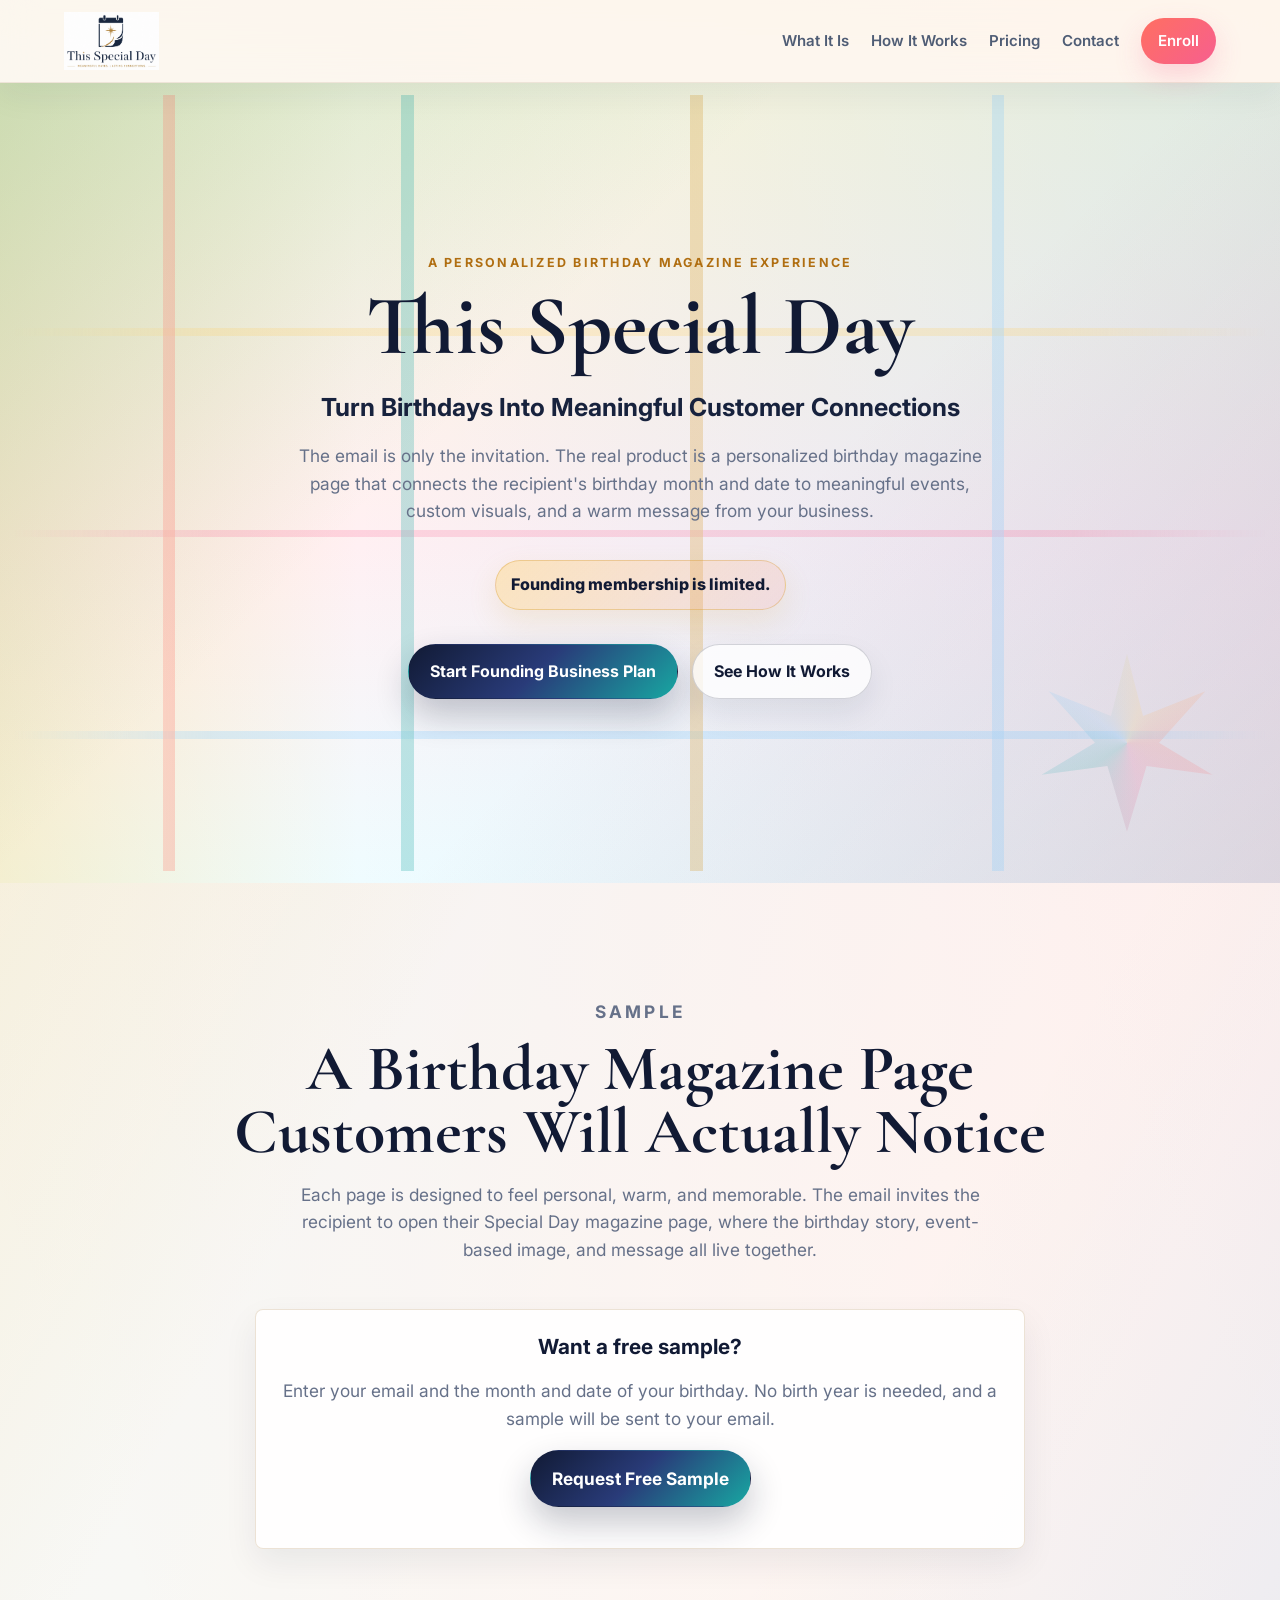
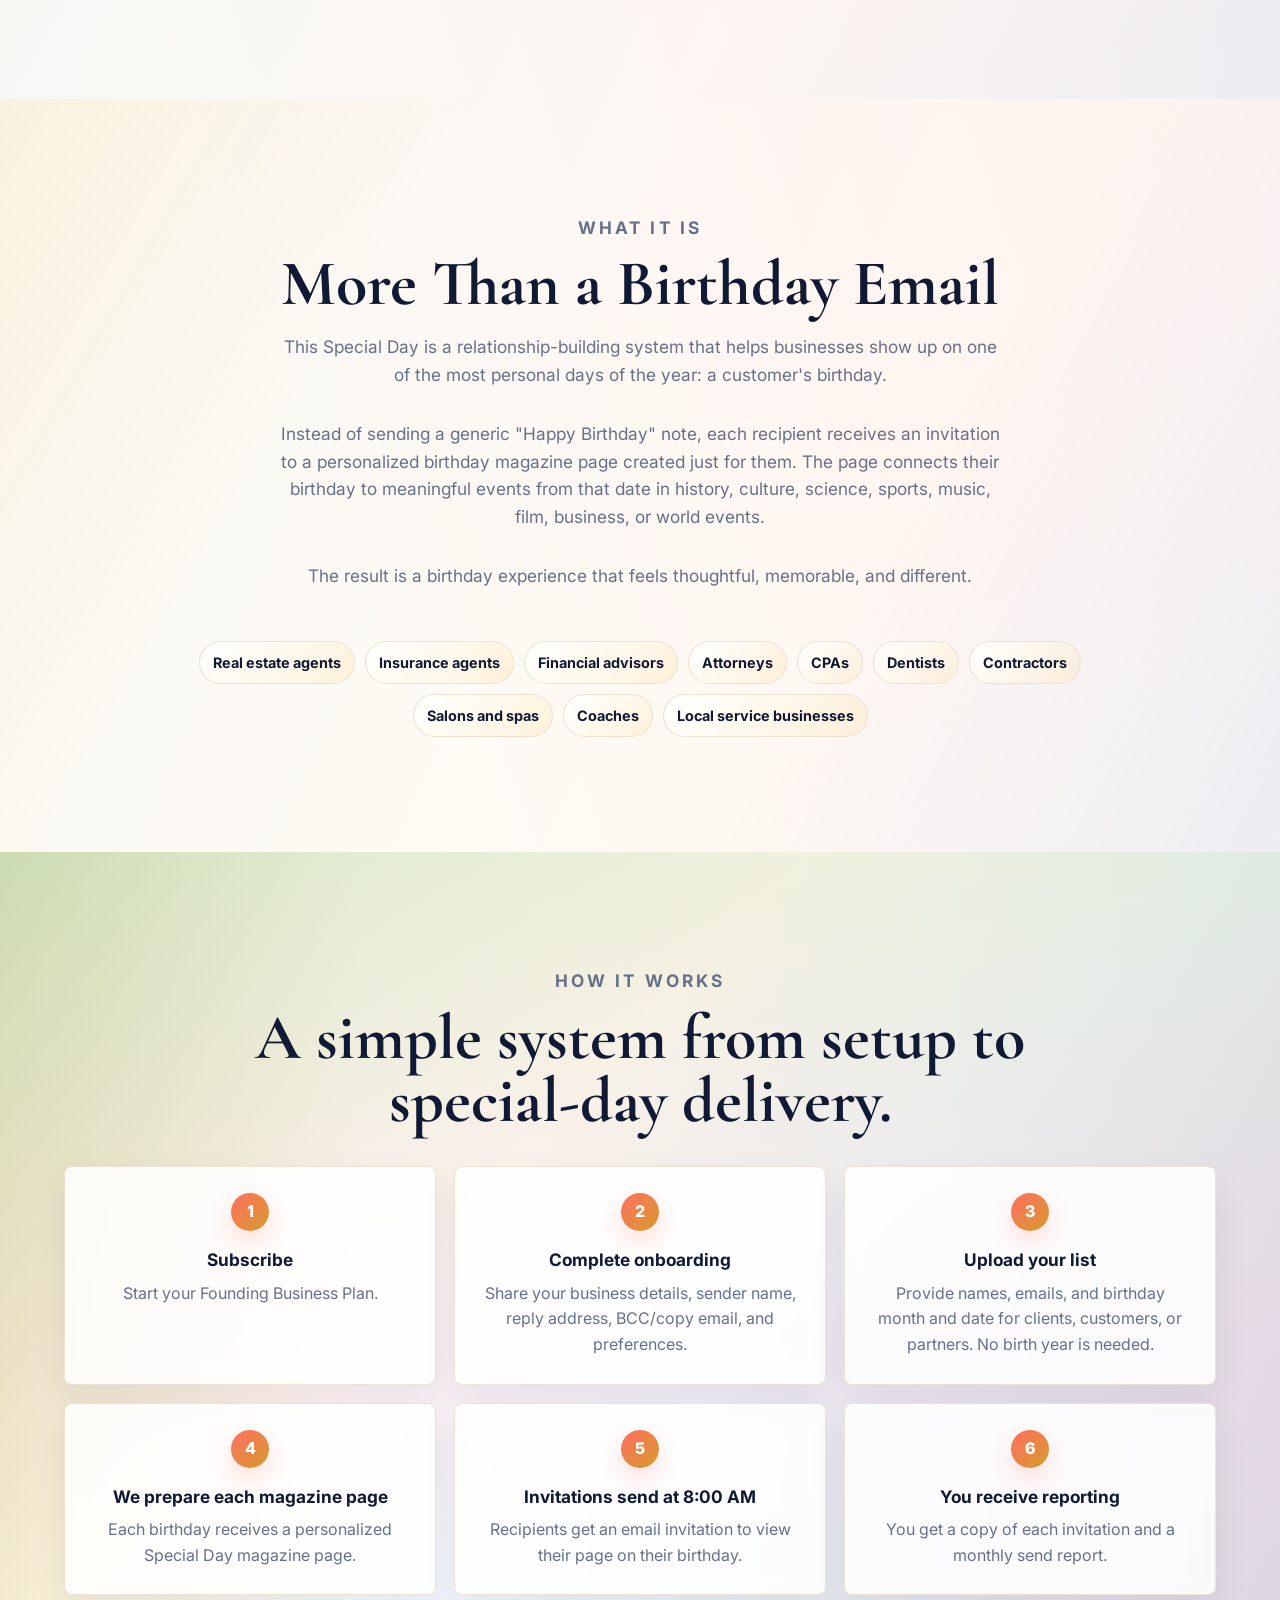
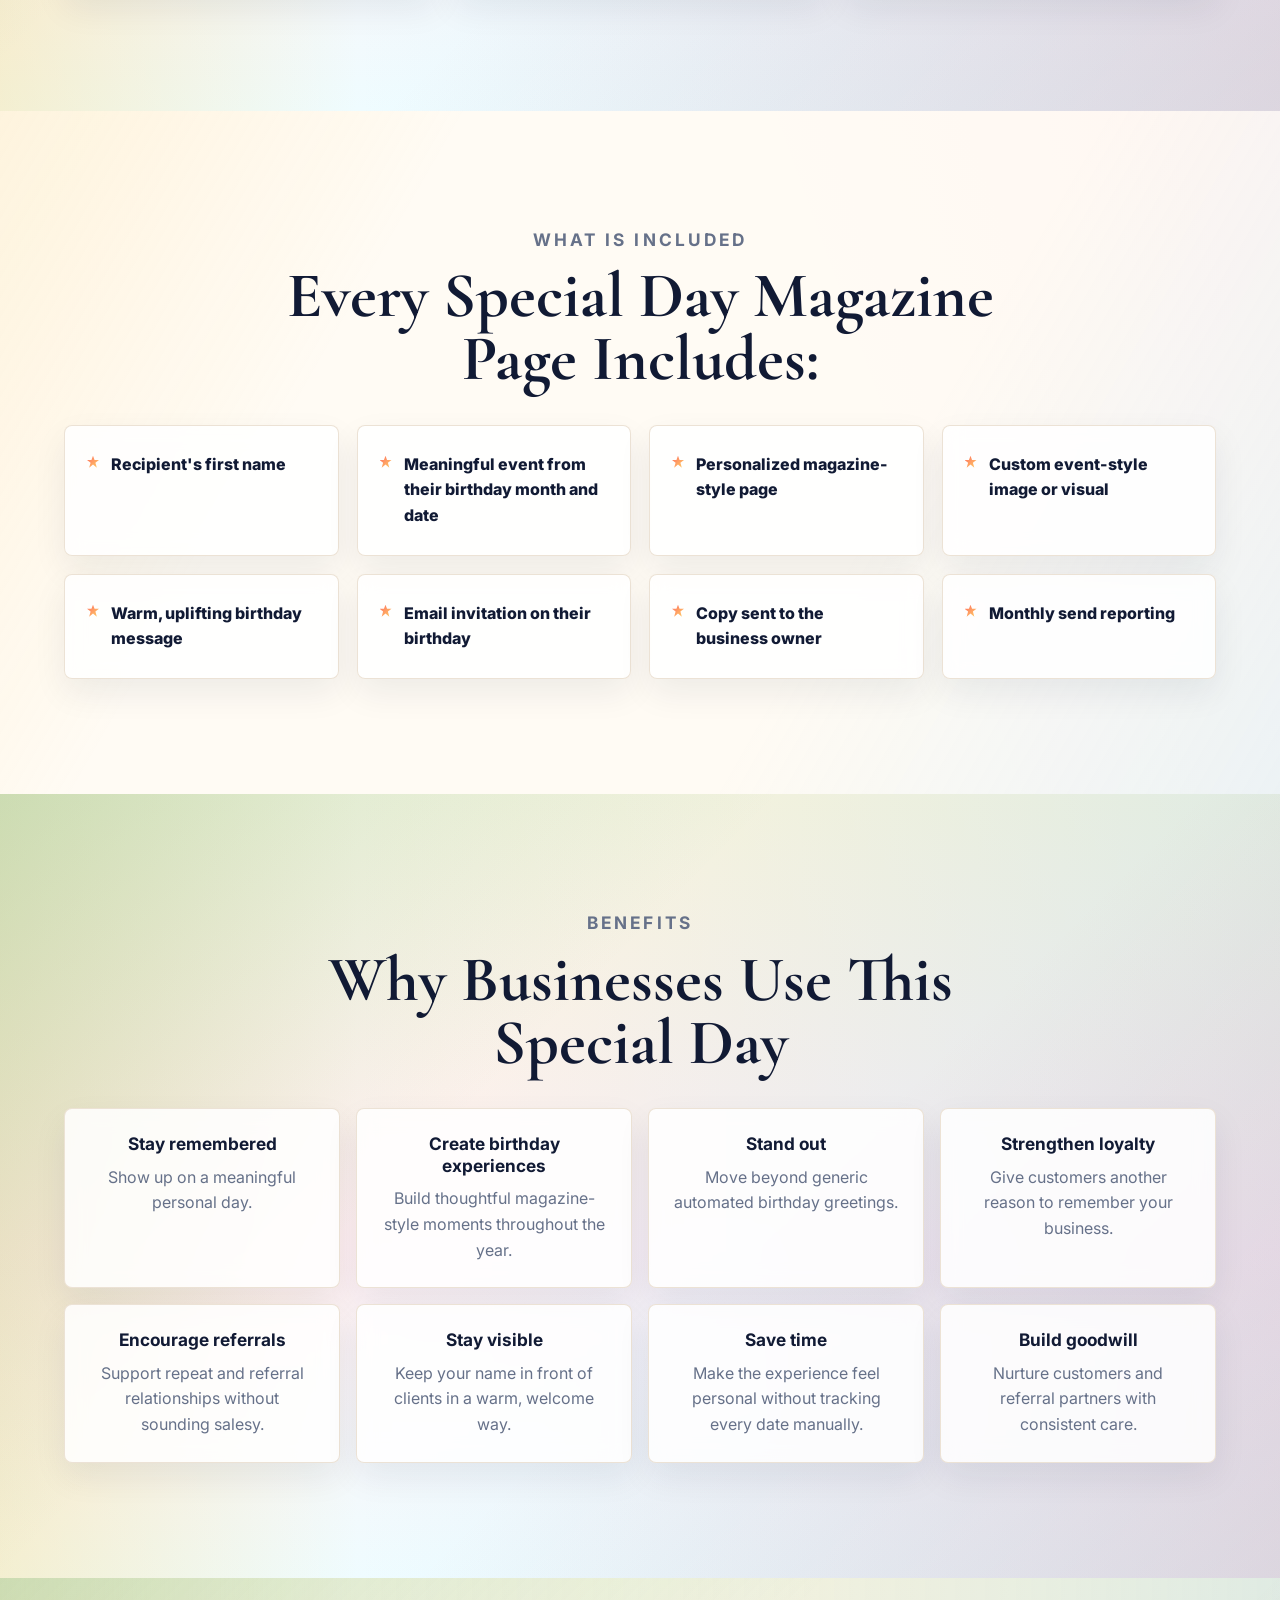
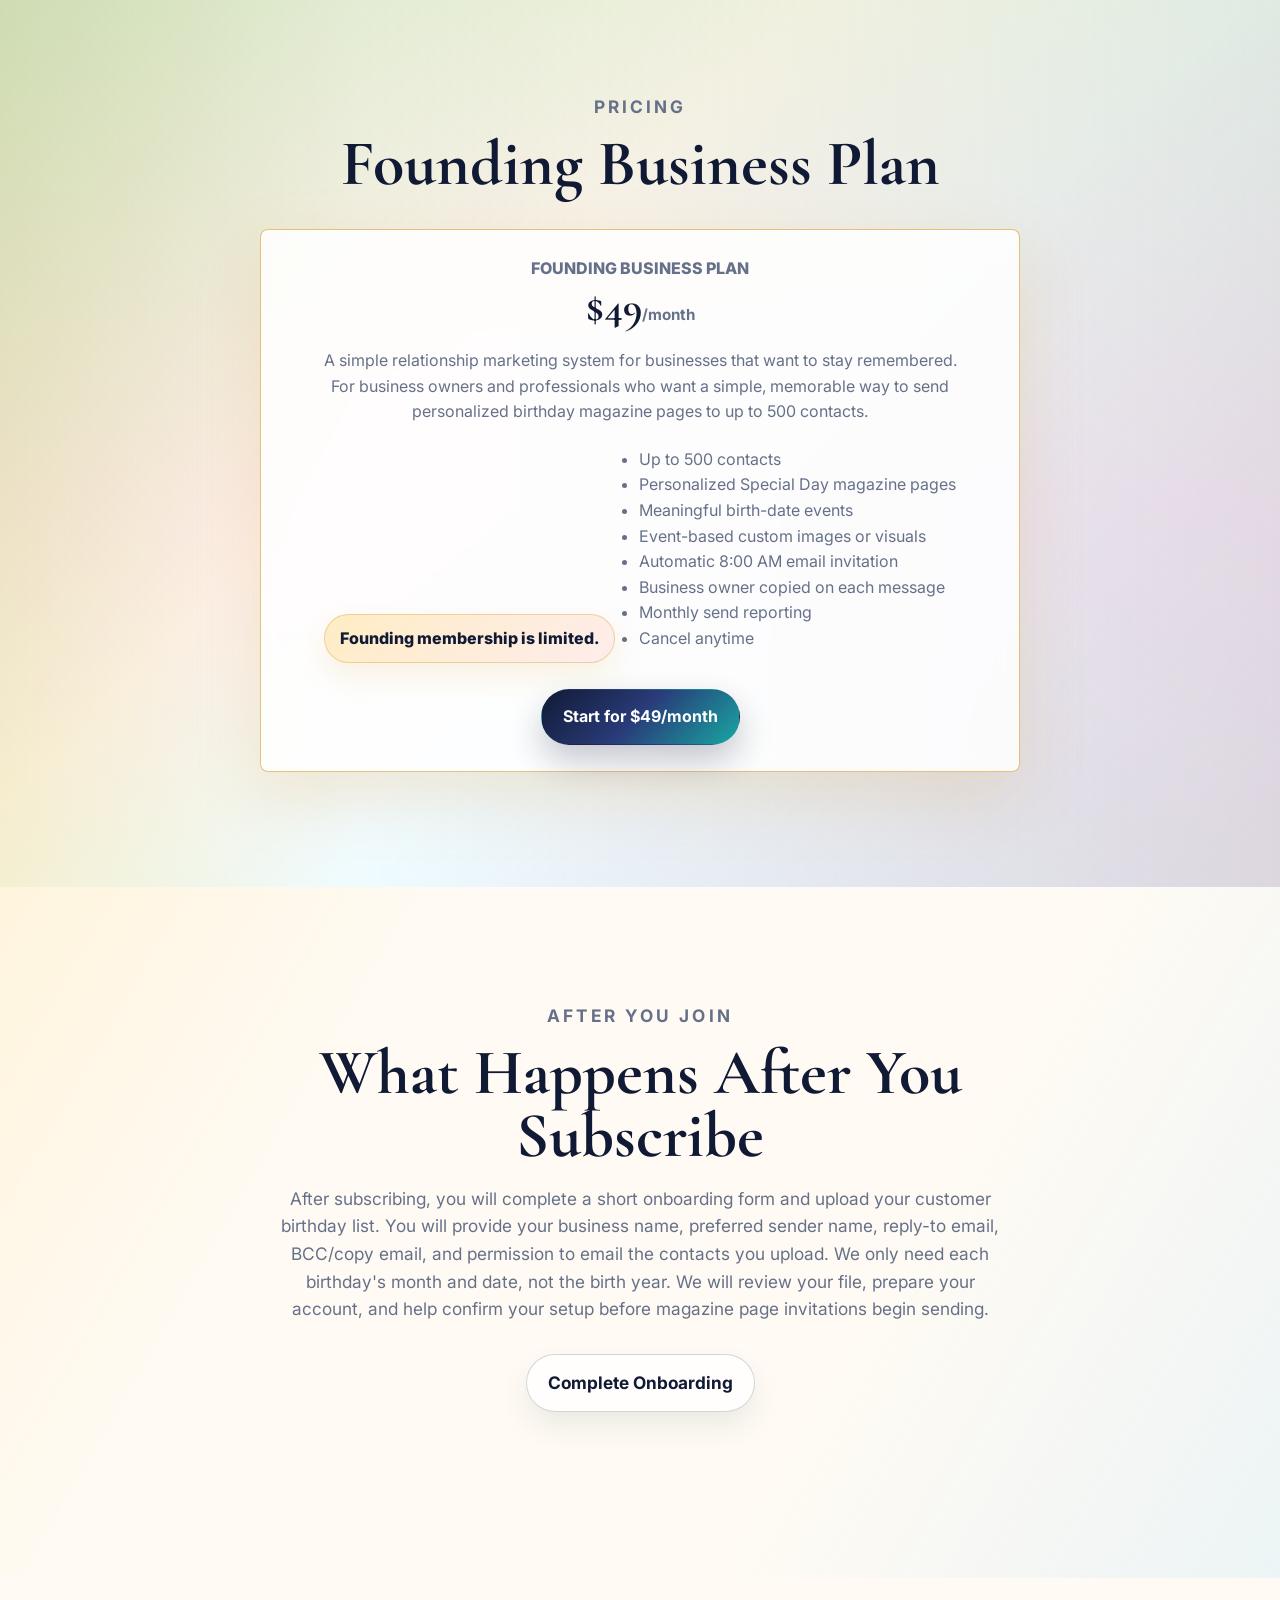
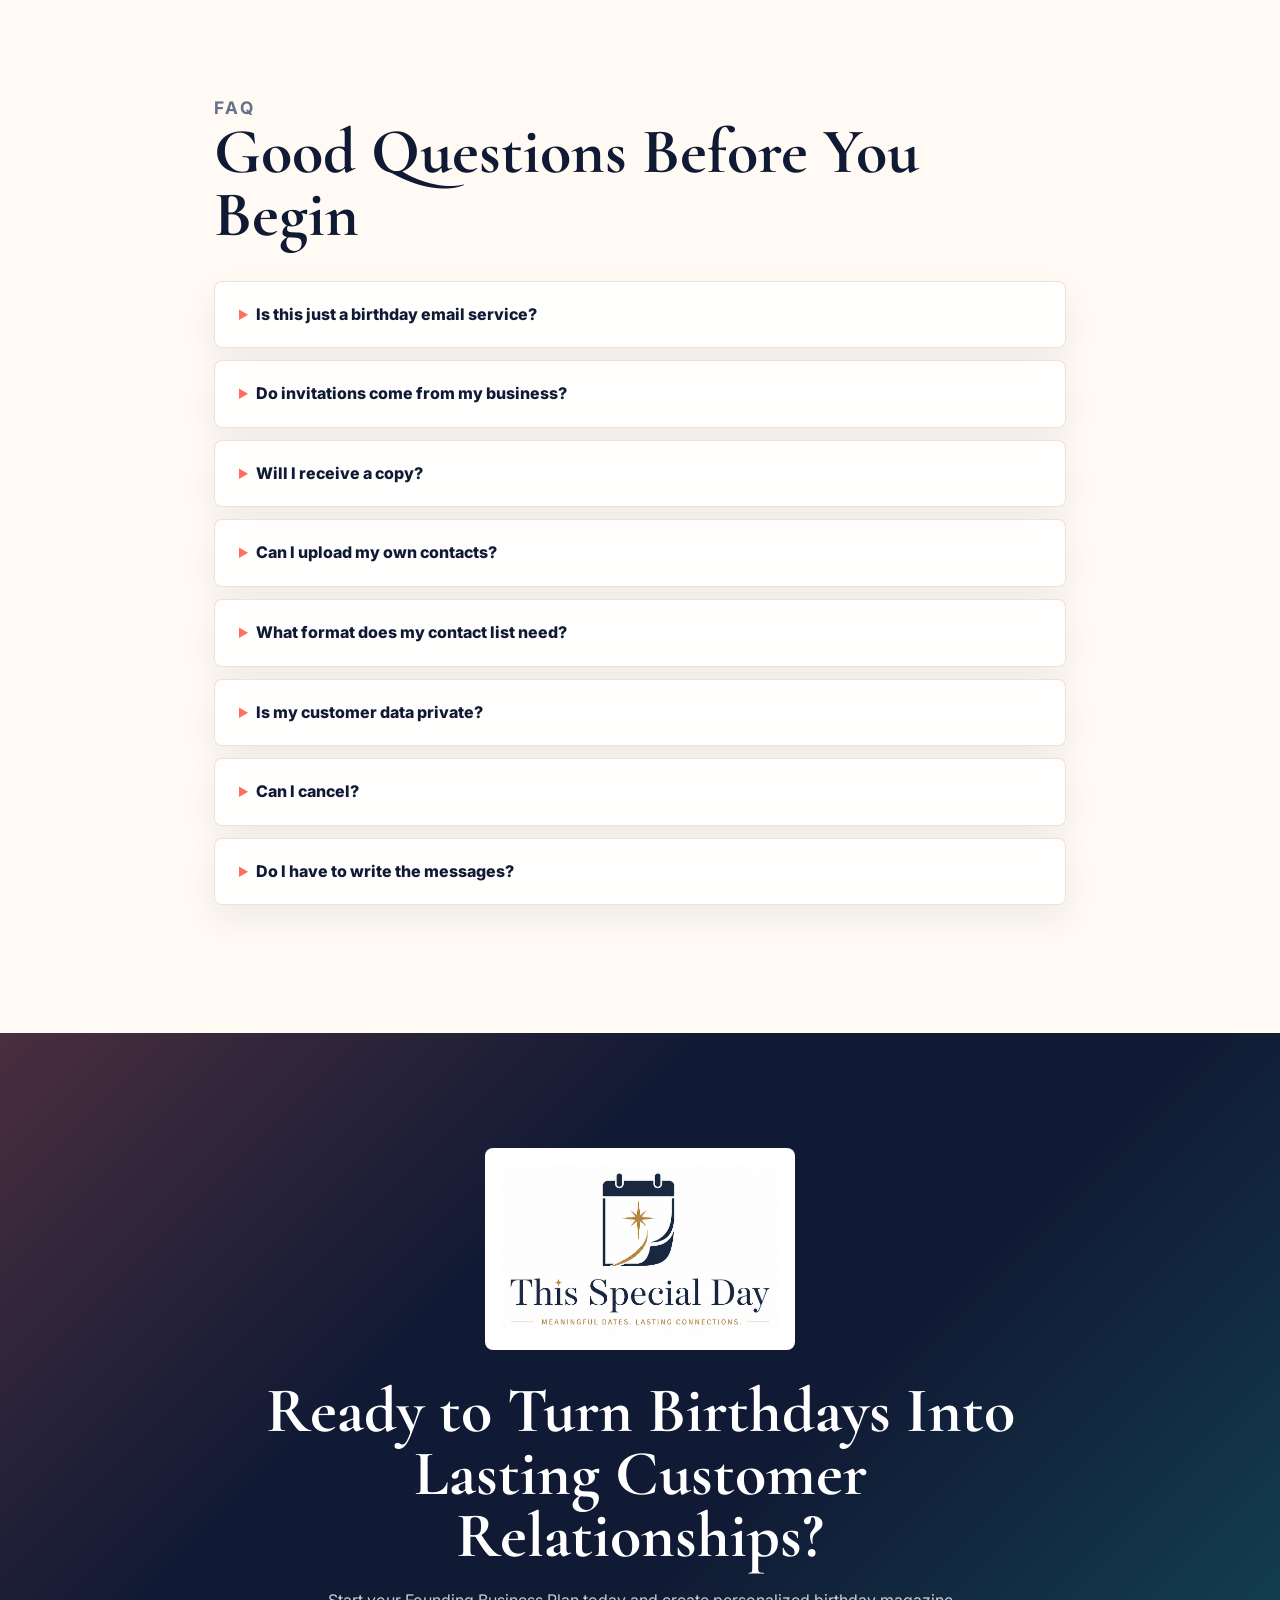
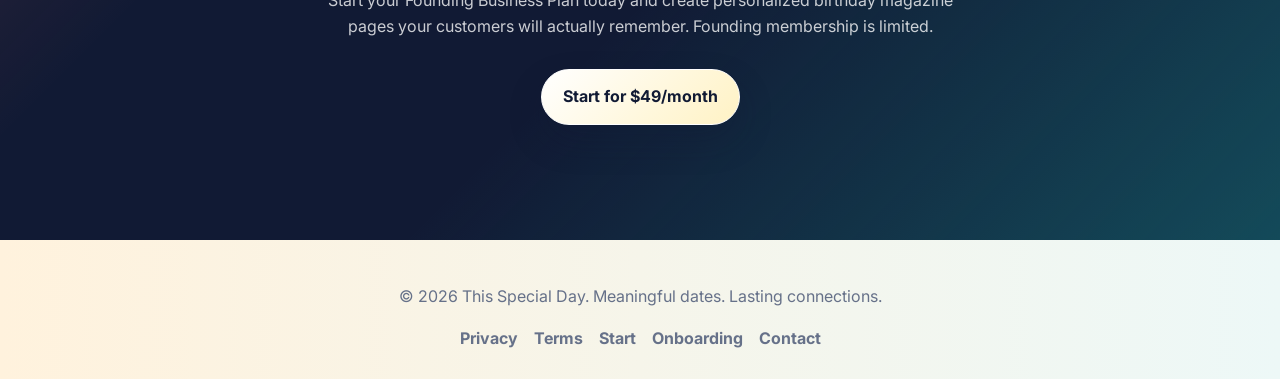
<file: index.html>
<!doctype html>
<html lang="en">
  <head>
    <meta charset="utf-8">
    <meta name="viewport" content="width=device-width, initial-scale=1">
    <title>This Special Day | Personalized Birthday Magazine Pages</title>
    <meta
      name="description"
      content="This Special Day helps businesses stay remembered with personalized birthday magazine pages for clients, customers, and referral partners."
    >
    <link rel="preconnect" href="https://fonts.googleapis.com">
    <link rel="preconnect" href="https://fonts.gstatic.com" crossorigin>
    <link
      href="https://fonts.googleapis.com/css2?family=Cormorant+Garamond:wght@600;700&family=Inter:wght@400;500;600;700&display=swap"
      rel="stylesheet"
    >
    <link rel="stylesheet" href="styles.css">
  </head>
  <body>
    <header class="site-header">
      <a class="brand" href="#top" aria-label="This Special Day home">
        <img src="assets/this-special-day-logo-cropped.png" alt="This Special Day">
      </a>
      <nav class="nav" aria-label="Main navigation">
        <a href="#what">What It Is</a>
        <a href="#how">How It Works</a>
        <a href="#pricing">Pricing</a>
        <a href="contact.html">Contact</a>
        <a class="nav-button" href="https://buy.stripe.com/dRm28q0ENeK246P3Ea08g04">Enroll</a>
      </nav>
    </header>

    <main id="top">
      <section class="hero section-band">
        <div class="hero-copy">
          <p class="eyebrow">A personalized birthday magazine experience</p>
          <h1>This Special Day</h1>
          <p class="hero-lede">
            Turn Birthdays Into Meaningful Customer Connections
          </p>
          <p class="hero-text">
            The email is only the invitation. The real product is a personalized birthday
            magazine page that connects the recipient's birthday month and date to
            meaningful events, custom visuals, and a warm message from your business.
          </p>
          <p class="founding-note">
            Founding membership is limited.
          </p>
          <div class="hero-actions">
            <a class="button primary" href="https://buy.stripe.com/dRm28q0ENeK246P3Ea08g04">Start Founding Business Plan</a>
            <a class="button secondary" href="#how">See How It Works</a>
          </div>
        </div>
      </section>

      <section id="sample" class="section sample-section centered-section">
        <div class="section-intro">
          <p class="eyebrow">Sample</p>
          <h2>A Birthday Magazine Page Customers Will Actually Notice</h2>
          <p>
            Each page is designed to feel personal, warm, and memorable. The email invites
            the recipient to open their Special Day magazine page, where the birthday story,
            event-based image, and message all live together.
          </p>
          <div class="sample-request">
            <h3>Want a free sample?</h3>
            <p>
              Enter your email and the month and date of your birthday. No birth year is
              needed, and a sample will be sent to your email.
            </p>
            <p class="hero-actions">
              <a class="button primary" href="https://form.jotform.com/261907213321044">Request Free Sample</a>
            </p>
          </div>
        </div>
      </section>

      <section id="what" class="section centered-section">
        <div class="section-intro">
          <p class="eyebrow">What It Is</p>
          <h2>More Than a Birthday Email</h2>
          <p>
            This Special Day is a relationship-building system that helps businesses show
            up on one of the most personal days of the year: a customer's birthday.
          </p>
          <p>
            Instead of sending a generic "Happy Birthday" note, each recipient receives
            an invitation to a personalized birthday magazine page created just for them.
            The page connects their birthday to meaningful events from that date in
            history, culture, science, sports, music, film, business, or world events.
          </p>
          <p>
            The result is a birthday experience that feels thoughtful, memorable, and different.
          </p>
        </div>
        <div class="audience-strip" aria-label="Business types">
          <span>Real estate agents</span>
          <span>Insurance agents</span>
          <span>Financial advisors</span>
          <span>Attorneys</span>
          <span>CPAs</span>
          <span>Dentists</span>
          <span>Contractors</span>
          <span>Salons and spas</span>
          <span>Coaches</span>
          <span>Local service businesses</span>
        </div>
      </section>

      <section id="how" class="section section-band centered-section">
        <div class="section-intro">
          <p class="eyebrow">How It Works</p>
          <h2>A simple system from setup to special-day delivery.</h2>
        </div>
        <div class="steps steps-six">
          <article>
            <span>1</span>
            <h3>Subscribe</h3>
            <p>Start your Founding Business Plan.</p>
          </article>
          <article>
            <span>2</span>
            <h3>Complete onboarding</h3>
            <p>Share your business details, sender name, reply address, BCC/copy email, and preferences.</p>
          </article>
          <article>
            <span>3</span>
            <h3>Upload your list</h3>
            <p>Provide names, emails, and birthday month and date for clients, customers, or partners. No birth year is needed.</p>
          </article>
          <article>
            <span>4</span>
            <h3>We prepare each magazine page</h3>
            <p>Each birthday receives a personalized Special Day magazine page.</p>
          </article>
          <article>
            <span>5</span>
            <h3>Invitations send at 8:00 AM</h3>
            <p>Recipients get an email invitation to view their page on their birthday.</p>
          </article>
          <article>
            <span>6</span>
            <h3>You receive reporting</h3>
            <p>You get a copy of each invitation and a monthly send report.</p>
          </article>
        </div>
      </section>

      <section id="includes" class="section centered-section">
        <div class="section-intro">
          <p class="eyebrow">What Is Included</p>
          <h2>Every Special Day Magazine Page Includes:</h2>
        </div>
        <div class="include-grid">
          <div>Recipient's first name</div>
          <div>Meaningful event from their birthday month and date</div>
          <div>Personalized magazine-style page</div>
          <div>Custom event-style image or visual</div>
          <div>Warm, uplifting birthday message</div>
          <div>Email invitation on their birthday</div>
          <div>Copy sent to the business owner</div>
          <div>Monthly send reporting</div>
        </div>
      </section>

      <section id="benefits" class="section section-band centered-section">
        <div class="section-intro">
          <p class="eyebrow">Benefits</p>
          <h2>Why Businesses Use This Special Day</h2>
        </div>
        <div class="benefits-list">
          <div>
            <h3>Stay remembered</h3>
            <p>Show up on a meaningful personal day.</p>
          </div>
          <div>
            <h3>Create birthday experiences</h3>
            <p>Build thoughtful magazine-style moments throughout the year.</p>
          </div>
          <div>
            <h3>Stand out</h3>
            <p>Move beyond generic automated birthday greetings.</p>
          </div>
          <div>
            <h3>Strengthen loyalty</h3>
            <p>Give customers another reason to remember your business.</p>
          </div>
          <div>
            <h3>Encourage referrals</h3>
            <p>Support repeat and referral relationships without sounding salesy.</p>
          </div>
          <div>
            <h3>Stay visible</h3>
            <p>Keep your name in front of clients in a warm, welcome way.</p>
          </div>
          <div>
            <h3>Save time</h3>
            <p>Make the experience feel personal without tracking every date manually.</p>
          </div>
          <div>
            <h3>Build goodwill</h3>
            <p>Nurture customers and referral partners with consistent care.</p>
          </div>
        </div>
      </section>

      <section id="pricing" class="section pricing section-band centered-section">
        <div class="section-intro">
          <p class="eyebrow">Pricing</p>
          <h2>Founding Business Plan</h2>
        </div>
        <div class="single-price">
          <article class="price-card featured">
            <p class="plan">Founding Business Plan</p>
            <h3>$49<span>/month</span></h3>
            <p class="price-summary">
              A simple relationship marketing system for businesses that want to stay remembered.
            </p>
            <p>
              For business owners and professionals who want a simple, memorable way to
              send personalized birthday magazine pages to up to 500 contacts.
            </p>
            <p class="price-note">
              Founding membership is limited.
            </p>
            <ul>
              <li>Up to 500 contacts</li>
              <li>Personalized Special Day magazine pages</li>
              <li>Meaningful birth-date events</li>
              <li>Event-based custom images or visuals</li>
              <li>Automatic 8:00 AM email invitation</li>
              <li>Business owner copied on each message</li>
              <li>Monthly send reporting</li>
              <li>Cancel anytime</li>
            </ul>
            <a class="button primary price-button" href="https://buy.stripe.com/dRm28q0ENeK246P3Ea08g04">Start for $49/month</a>
          </article>
        </div>
      </section>

      <section id="after" class="section centered-section">
        <div class="section-intro">
          <p class="eyebrow">After You Join</p>
          <h2>What Happens After You Subscribe</h2>
          <p>
            After subscribing, you will complete a short onboarding form and upload your
            customer birthday list. You will provide your business name, preferred sender
            name, reply-to email, BCC/copy email, and permission to email the contacts you
            upload. We only need each birthday's month and date, not the birth year. We
            will review your file, prepare your account, and help confirm your setup before
            magazine page invitations begin sending.
          </p>
          <p class="hero-actions">
            <a class="button secondary" href="https://form.jotform.com/261887067555067">Complete Onboarding</a>
          </p>
        </div>
      </section>

      <section id="faq" class="section faq">
        <div class="section-intro">
          <p class="eyebrow">FAQ</p>
          <h2>Good Questions Before You Begin</h2>
        </div>
        <details>
          <summary>Is this just a birthday email service?</summary>
          <p>No. The email is only the invitation. This Special Day creates personalized birthday magazine pages designed to help your business stay remembered.</p>
        </details>
        <details>
          <summary>Do invitations come from my business?</summary>
          <p>Email invitations are sent through This Special Day with your business or personal name displayed. Replies go back to your preferred email address.</p>
        </details>
        <details>
          <summary>Will I receive a copy?</summary>
          <p>Yes. You provide a required BCC/copy email during onboarding so a copy of each birthday invitation can be sent to that address for your records.</p>
        </details>
        <details>
          <summary>Can I upload my own contacts?</summary>
          <p>Yes. You upload a CSV or Excel contact list with names, emails, and birthdays.</p>
        </details>
        <details>
          <summary>What format does my contact list need?</summary>
          <p>Your list does not need to be in a perfect order. As long as it includes first name, email address, birthday month, and birthday day, we can organize the needed information. No birth year is needed.</p>
        </details>
        <details>
          <summary>Is my customer data private?</summary>
          <p>Yes. Your contact list is used only to prepare and send Special Day magazine page invitations for your account.</p>
        </details>
        <details>
          <summary>Can I cancel?</summary>
          <p>Yes. You can cancel your subscription anytime.</p>
        </details>
        <details>
          <summary>Do I have to write the messages?</summary>
          <p>No. This Special Day creates the magazine page, event connection, image or visual, and birthday message for you.</p>
        </details>
      </section>

      <section id="start" class="start-section">
        <img src="assets/this-special-day-logo-cropped.png" alt="This Special Day">
        <h2>Ready to Turn Birthdays Into Lasting Customer Relationships?</h2>
        <p>
          Start your Founding Business Plan today and create personalized birthday magazine
          pages your customers will actually remember. Founding membership is limited.
        </p>
        <a class="button primary" href="https://buy.stripe.com/dRm28q0ENeK246P3Ea08g04">Start for $49/month</a>
      </section>
    </main>

    <footer>
      <p>&copy; 2026 This Special Day. Meaningful dates. Lasting connections.</p>
      <p class="footer-links">
        <a href="privacy.html">Privacy</a>
        <a href="terms.html">Terms</a>
        <a href="start.html">Start</a>
        <a href="https://form.jotform.com/261887067555067">Onboarding</a>
        <a href="contact.html">Contact</a>
      </p>
    </footer>
  </body>
</html>
</file>
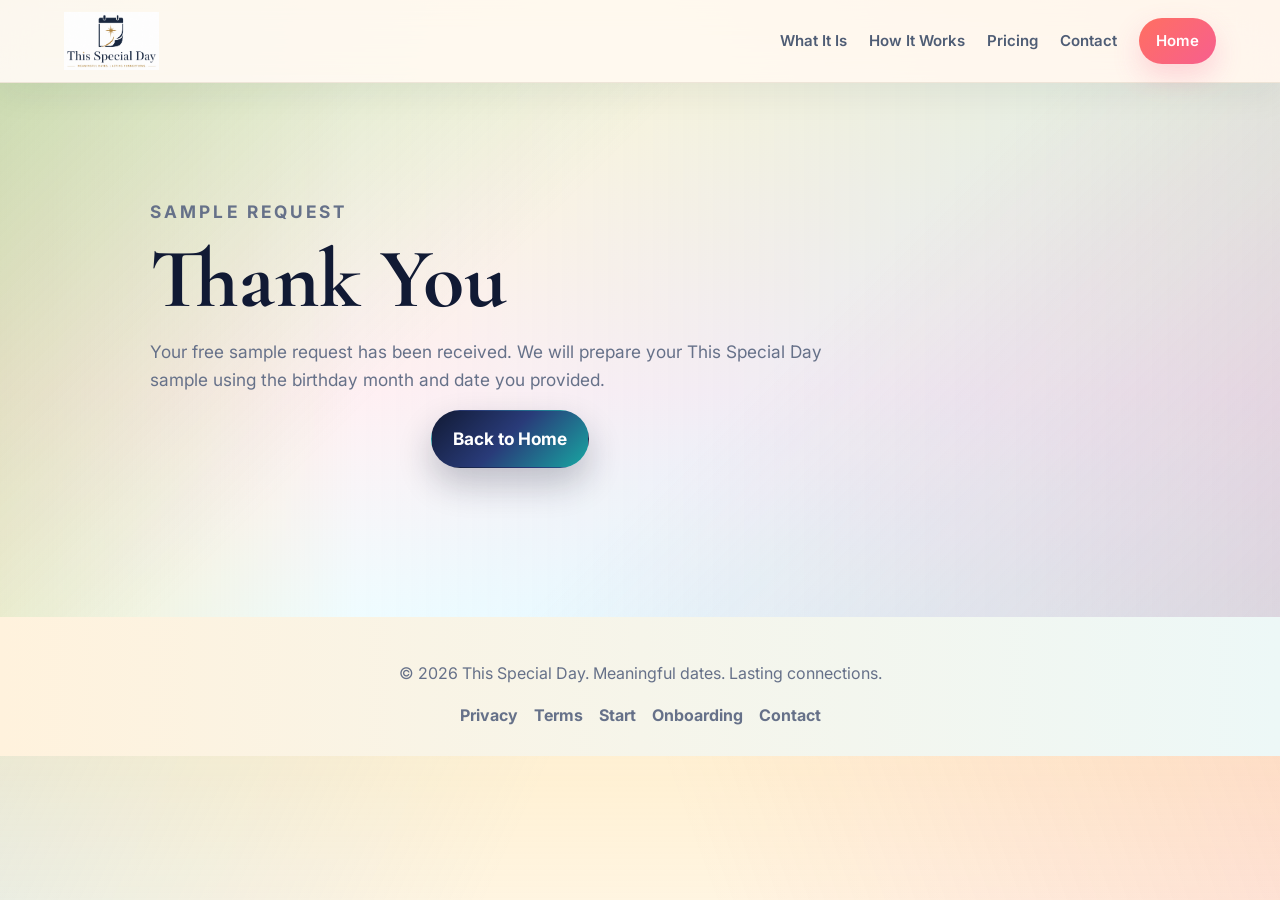
<file: sample-thank-you/index.html>
<!doctype html>
<html lang="en">
  <head>
    <meta charset="utf-8">
    <meta name="viewport" content="width=device-width, initial-scale=1">
    <title>Sample Request Received | This Special Day</title>
    <meta name="description" content="Your free This Special Day sample request has been received.">
    <link rel="preconnect" href="https://fonts.googleapis.com">
    <link rel="preconnect" href="https://fonts.gstatic.com" crossorigin>
    <link
      href="https://fonts.googleapis.com/css2?family=Cormorant+Garamond:wght@600;700&family=Inter:wght@400;500;600;700&display=swap"
      rel="stylesheet"
    >
    <link rel="stylesheet" href="../styles.css">
  </head>
  <body>
    <header class="site-header">
      <a class="brand" href="../index.html" aria-label="This Special Day home">
        <img src="../assets/this-special-day-logo-cropped.png" alt="This Special Day">
      </a>
      <nav class="nav" aria-label="Main navigation">
        <a href="../index.html#what">What It Is</a>
        <a href="../index.html#how">How It Works</a>
        <a href="../index.html#pricing">Pricing</a>
        <a href="../contact.html">Contact</a>
        <a class="nav-button" href="../index.html">Home</a>
      </nav>
    </header>

    <main class="section section-band">
      <div class="contact-page">
        <div class="section-intro">
          <p class="eyebrow">Sample Request</p>
          <h1>Thank You</h1>
          <p>
            Your free sample request has been received. We will prepare your This Special
            Day sample using the birthday month and date you provided.
          </p>
          <p class="hero-actions">
            <a class="button primary" href="../index.html">Back to Home</a>
          </p>
        </div>
      </div>
    </main>

    <footer>
      <p>&copy; 2026 This Special Day. Meaningful dates. Lasting connections.</p>
      <p class="footer-links">
        <a href="../privacy.html">Privacy</a>
        <a href="../terms.html">Terms</a>
        <a href="../start.html">Start</a>
        <a href="https://form.jotform.com/261887067555067">Onboarding</a>
        <a href="../contact.html">Contact</a>
      </p>
    </footer>
  </body>
</html>
</file>
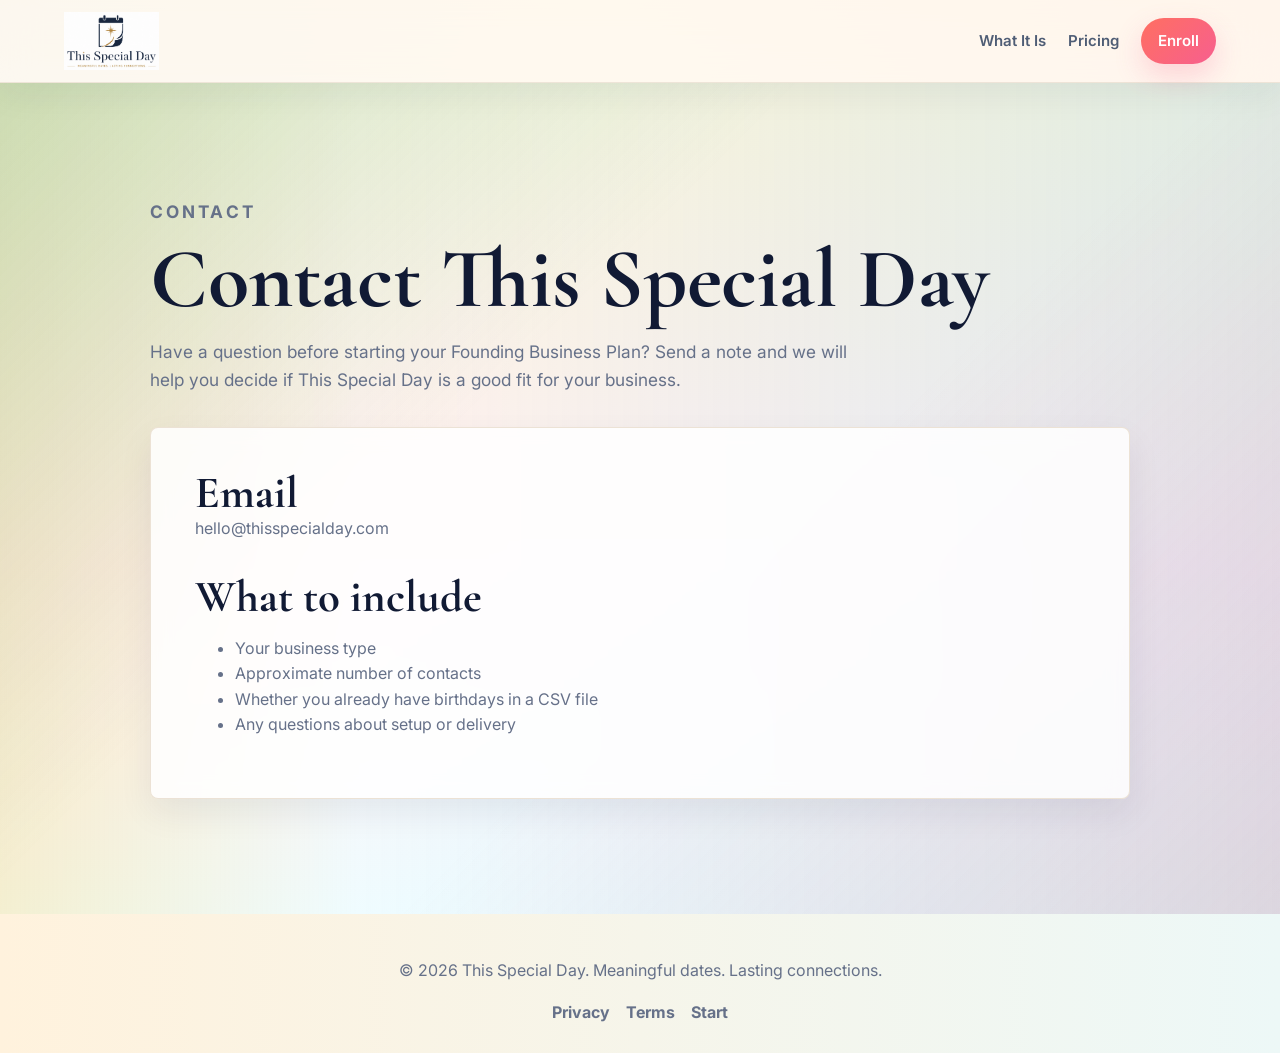
<file: contact.html>
<!doctype html>
<html lang="en">
  <head>
    <meta charset="utf-8">
    <meta name="viewport" content="width=device-width, initial-scale=1">
    <title>Contact | This Special Day</title>
    <meta name="description" content="Contact This Special Day.">
    <link rel="preconnect" href="https://fonts.googleapis.com">
    <link rel="preconnect" href="https://fonts.gstatic.com" crossorigin>
    <link
      href="https://fonts.googleapis.com/css2?family=Cormorant+Garamond:wght@600;700&family=Inter:wght@400;500;600;700&display=swap"
      rel="stylesheet"
    >
    <link rel="stylesheet" href="styles.css">
  </head>
  <body>
    <header class="site-header">
      <a class="brand" href="index.html" aria-label="This Special Day home">
        <img src="assets/this-special-day-logo-cropped.png" alt="This Special Day">
      </a>
      <nav class="nav" aria-label="Main navigation">
        <a href="index.html#what">What It Is</a>
        <a href="index.html#pricing">Pricing</a>
        <a class="nav-button" href="https://buy.stripe.com/dRm28q0ENeK246P3Ea08g04">Enroll</a>
      </nav>
    </header>

    <main class="section section-band">
      <div class="contact-page">
        <div class="section-intro">
          <p class="eyebrow">Contact</p>
          <h1>Contact This Special Day</h1>
          <p>
            Have a question before starting your Founding Business Plan? Send a note and
            we will help you decide if This Special Day is a good fit for your business.
          </p>
        </div>
        <div class="contact-card">
          <h2>Email</h2>
          <p>
            <a href="mailto:hello@thisspecialday.com">hello@thisspecialday.com</a>
          </p>
          <h2>What to include</h2>
          <ul>
            <li>Your business type</li>
            <li>Approximate number of contacts</li>
            <li>Whether you already have birthdays in a CSV file</li>
            <li>Any questions about setup or delivery</li>
          </ul>
        </div>
      </div>
    </main>

    <footer>
      <p>&copy; 2026 This Special Day. Meaningful dates. Lasting connections.</p>
      <p class="footer-links">
        <a href="privacy.html">Privacy</a>
        <a href="terms.html">Terms</a>
        <a href="start.html">Start</a>
      </p>
    </footer>
  </body>
</html>
</file>
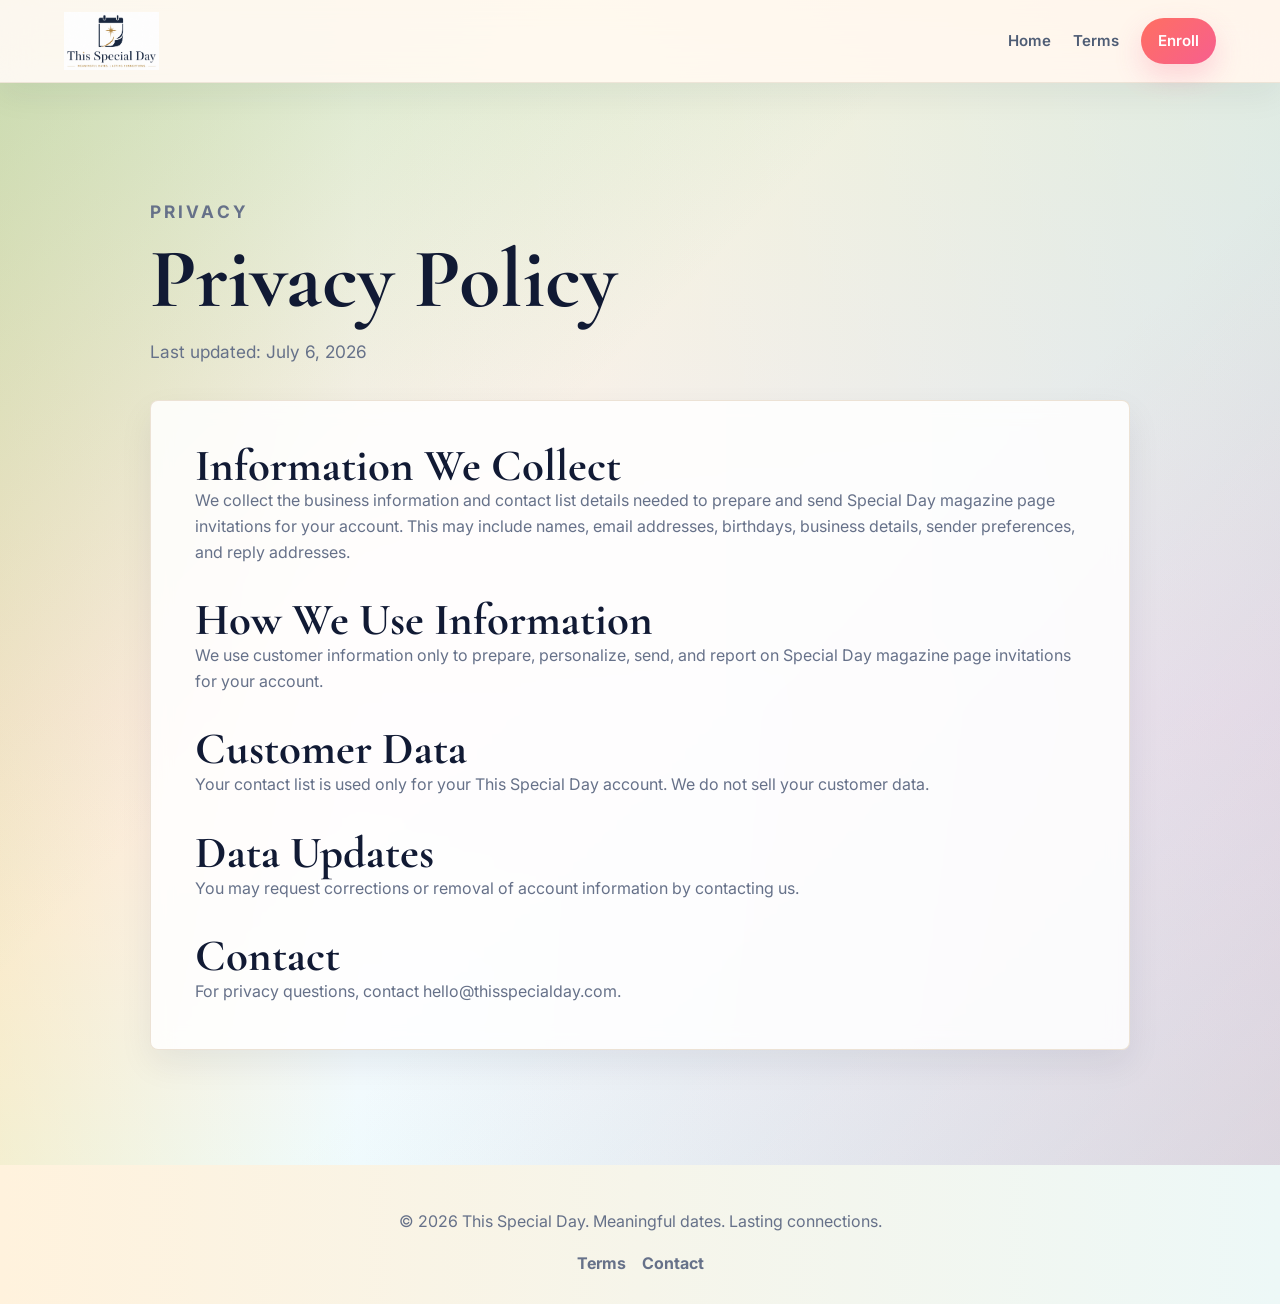
<file: privacy.html>
<!doctype html>
<html lang="en">
  <head>
    <meta charset="utf-8">
    <meta name="viewport" content="width=device-width, initial-scale=1">
    <title>Privacy | This Special Day</title>
    <meta name="description" content="Privacy policy for This Special Day.">
    <link rel="preconnect" href="https://fonts.googleapis.com">
    <link rel="preconnect" href="https://fonts.gstatic.com" crossorigin>
    <link
      href="https://fonts.googleapis.com/css2?family=Cormorant+Garamond:wght@600;700&family=Inter:wght@400;500;600;700&display=swap"
      rel="stylesheet"
    >
    <link rel="stylesheet" href="styles.css">
  </head>
  <body>
    <header class="site-header">
      <a class="brand" href="index.html" aria-label="This Special Day home">
        <img src="assets/this-special-day-logo-cropped.png" alt="This Special Day">
      </a>
      <nav class="nav" aria-label="Main navigation">
        <a href="index.html">Home</a>
        <a href="terms.html">Terms</a>
        <a class="nav-button" href="https://buy.stripe.com/dRm28q0ENeK246P3Ea08g04">Enroll</a>
      </nav>
    </header>

    <main class="section section-band">
      <div class="legal-page">
        <div class="section-intro">
          <p class="eyebrow">Privacy</p>
          <h1>Privacy Policy</h1>
          <p>Last updated: July 6, 2026</p>
        </div>
        <div class="legal-card">
          <h2>Information We Collect</h2>
          <p>
            We collect the business information and contact list details needed to prepare
            and send Special Day magazine page invitations for your account. This may include names, email
            addresses, birthdays, business details, sender preferences, and reply addresses.
          </p>

          <h2>How We Use Information</h2>
          <p>
            We use customer information only to prepare, personalize, send, and report on
            Special Day magazine page invitations for your account.
          </p>

          <h2>Customer Data</h2>
          <p>
            Your contact list is used only for your This Special Day account. We do not
            sell your customer data.
          </p>

          <h2>Data Updates</h2>
          <p>
            You may request corrections or removal of account information by contacting us.
          </p>

          <h2>Contact</h2>
          <p>
            For privacy questions, contact <a href="mailto:hello@thisspecialday.com">hello@thisspecialday.com</a>.
          </p>
        </div>
      </div>
    </main>

    <footer>
      <p>&copy; 2026 This Special Day. Meaningful dates. Lasting connections.</p>
      <p class="footer-links">
        <a href="terms.html">Terms</a>
        <a href="contact.html">Contact</a>
      </p>
    </footer>
  </body>
</html>
</file>
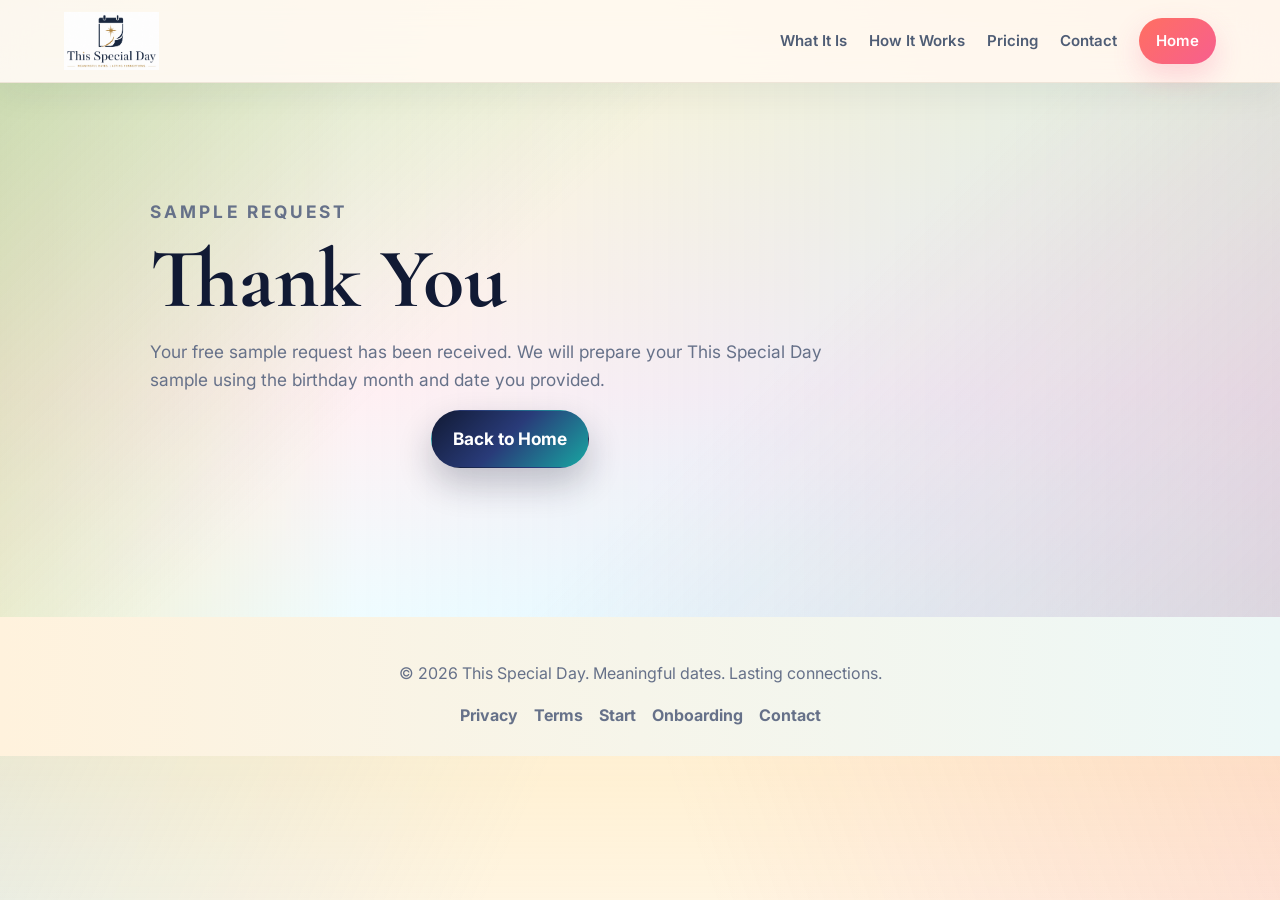
<file: sample-thank-you.html>
<!doctype html>
<html lang="en">
  <head>
    <meta charset="utf-8">
    <meta name="viewport" content="width=device-width, initial-scale=1">
    <title>Sample Request Received | This Special Day</title>
    <meta name="description" content="Your free This Special Day sample request has been received.">
    <link rel="preconnect" href="https://fonts.googleapis.com">
    <link rel="preconnect" href="https://fonts.gstatic.com" crossorigin>
    <link
      href="https://fonts.googleapis.com/css2?family=Cormorant+Garamond:wght@600;700&family=Inter:wght@400;500;600;700&display=swap"
      rel="stylesheet"
    >
    <link rel="stylesheet" href="styles.css">
  </head>
  <body>
    <header class="site-header">
      <a class="brand" href="index.html" aria-label="This Special Day home">
        <img src="assets/this-special-day-logo-cropped.png" alt="This Special Day">
      </a>
      <nav class="nav" aria-label="Main navigation">
        <a href="index.html#what">What It Is</a>
        <a href="index.html#how">How It Works</a>
        <a href="index.html#pricing">Pricing</a>
        <a href="contact.html">Contact</a>
        <a class="nav-button" href="index.html">Home</a>
      </nav>
    </header>

    <main class="section section-band">
      <div class="contact-page">
        <div class="section-intro">
          <p class="eyebrow">Sample Request</p>
          <h1>Thank You</h1>
          <p>
            Your free sample request has been received. We will prepare your This Special
            Day sample using the birthday month and date you provided.
          </p>
          <p class="hero-actions">
            <a class="button primary" href="index.html">Back to Home</a>
          </p>
        </div>
      </div>
    </main>

    <footer>
      <p>&copy; 2026 This Special Day. Meaningful dates. Lasting connections.</p>
      <p class="footer-links">
        <a href="privacy.html">Privacy</a>
        <a href="terms.html">Terms</a>
        <a href="start.html">Start</a>
        <a href="https://form.jotform.com/261887067555067">Onboarding</a>
        <a href="contact.html">Contact</a>
      </p>
    </footer>
  </body>
</html>
</file>
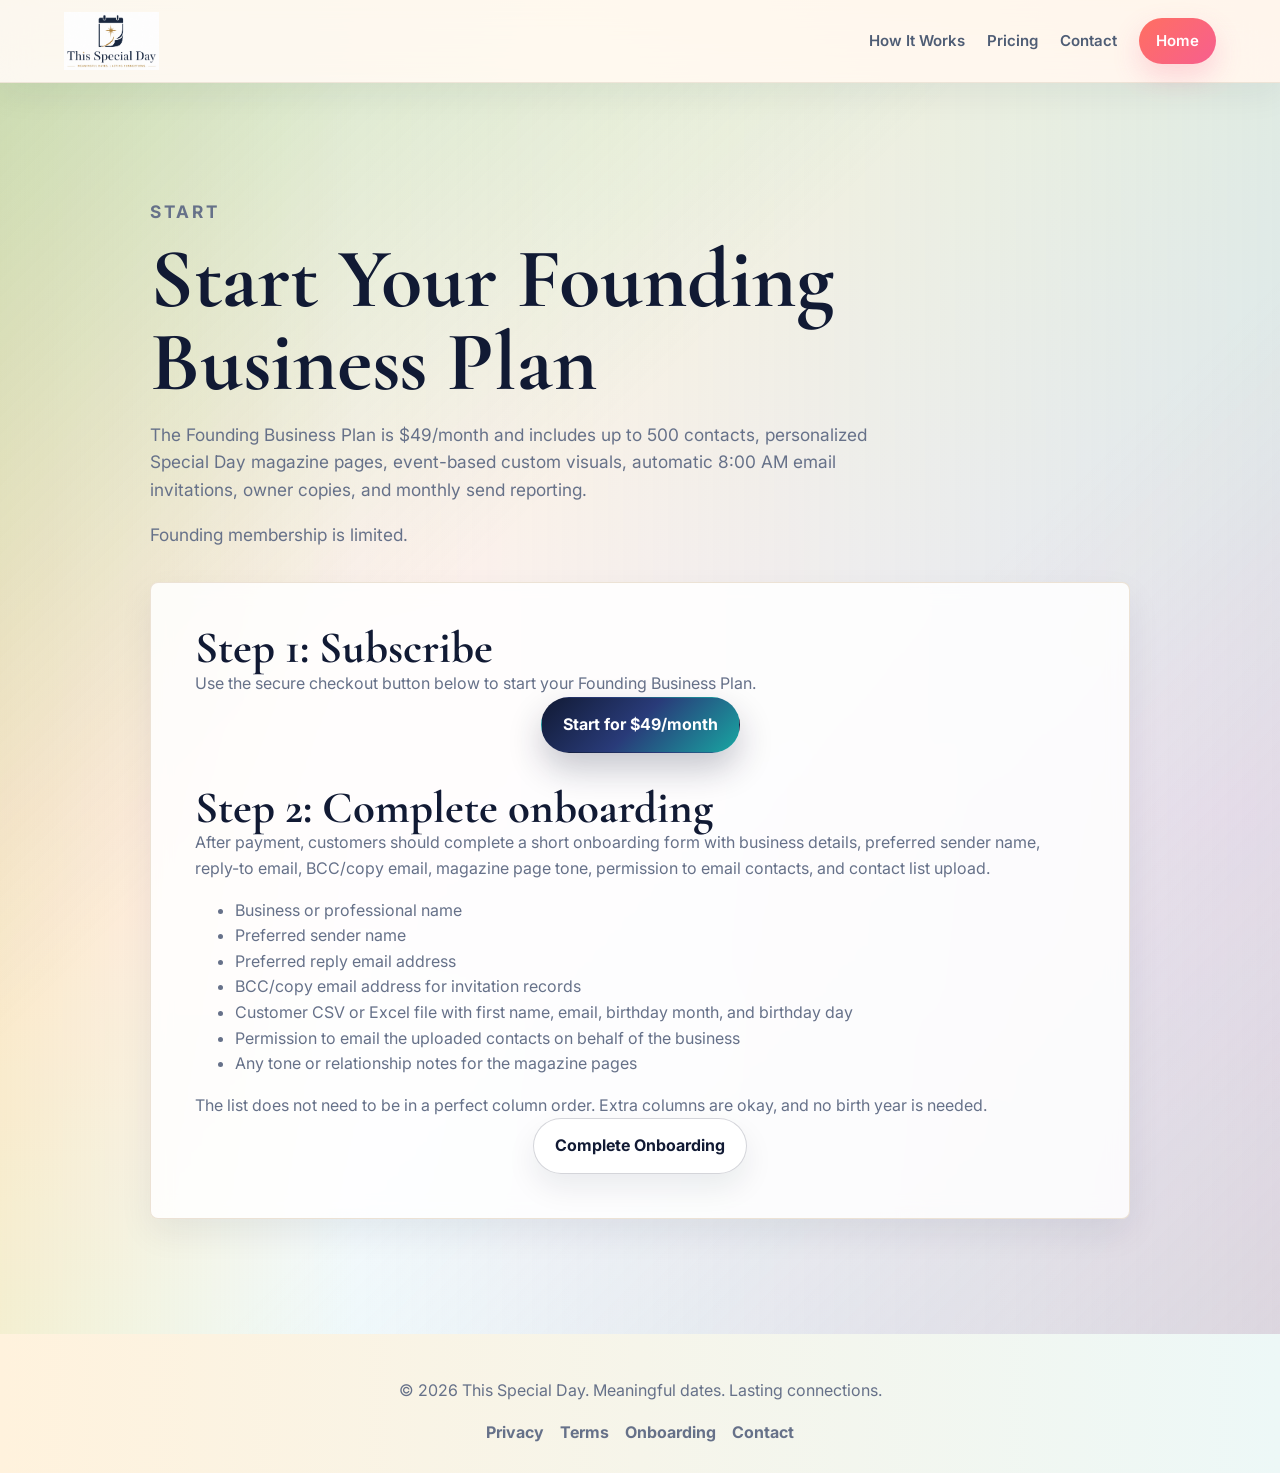
<file: start.html>
<!doctype html>
<html lang="en">
  <head>
    <meta charset="utf-8">
    <meta name="viewport" content="width=device-width, initial-scale=1">
    <title>Start | This Special Day</title>
    <meta name="description" content="Start the This Special Day Founding Business Plan for personalized birthday magazine pages.">
    <link rel="preconnect" href="https://fonts.googleapis.com">
    <link rel="preconnect" href="https://fonts.gstatic.com" crossorigin>
    <link
      href="https://fonts.googleapis.com/css2?family=Cormorant+Garamond:wght@600;700&family=Inter:wght@400;500;600;700&display=swap"
      rel="stylesheet"
    >
    <link rel="stylesheet" href="styles.css">
  </head>
  <body>
    <header class="site-header">
      <a class="brand" href="index.html" aria-label="This Special Day home">
        <img src="assets/this-special-day-logo-cropped.png" alt="This Special Day">
      </a>
      <nav class="nav" aria-label="Main navigation">
        <a href="index.html#how">How It Works</a>
        <a href="index.html#pricing">Pricing</a>
        <a href="contact.html">Contact</a>
        <a class="nav-button" href="index.html">Home</a>
      </nav>
    </header>

    <main class="section section-band">
      <div class="contact-page">
        <div class="section-intro">
          <p class="eyebrow">Start</p>
          <h1>Start Your Founding Business Plan</h1>
          <p>
            The Founding Business Plan is $49/month and includes up to 500 contacts,
            personalized Special Day magazine pages, event-based custom visuals, automatic
            8:00 AM email invitations, owner copies, and monthly send reporting.
          </p>
          <p>
            Founding membership is limited.
          </p>
        </div>
        <div class="contact-card">
          <h2>Step 1: Subscribe</h2>
          <p>
            Use the secure checkout button below to start your Founding Business Plan.
          </p>
          <p class="hero-actions">
            <a class="button primary" href="https://buy.stripe.com/dRm28q0ENeK246P3Ea08g04">Start for $49/month</a>
          </p>

          <h2>Step 2: Complete onboarding</h2>
          <p>
            After payment, customers should complete a short onboarding form with business
            details, preferred sender name, reply-to email, BCC/copy email, magazine page
            tone, permission to email contacts, and contact list upload.
          </p>
          <ul>
            <li>Business or professional name</li>
            <li>Preferred sender name</li>
            <li>Preferred reply email address</li>
            <li>BCC/copy email address for invitation records</li>
            <li>Customer CSV or Excel file with first name, email, birthday month, and birthday day</li>
            <li>Permission to email the uploaded contacts on behalf of the business</li>
            <li>Any tone or relationship notes for the magazine pages</li>
          </ul>
          <p>
            The list does not need to be in a perfect column order. Extra columns are okay,
            and no birth year is needed.
          </p>
          <p class="hero-actions">
            <a class="button secondary" href="https://form.jotform.com/261887067555067">Complete Onboarding</a>
          </p>
        </div>
      </div>
    </main>

    <footer>
      <p>&copy; 2026 This Special Day. Meaningful dates. Lasting connections.</p>
      <p class="footer-links">
        <a href="privacy.html">Privacy</a>
        <a href="terms.html">Terms</a>
        <a href="https://form.jotform.com/261887067555067">Onboarding</a>
        <a href="contact.html">Contact</a>
      </p>
    </footer>
  </body>
</html>
</file>
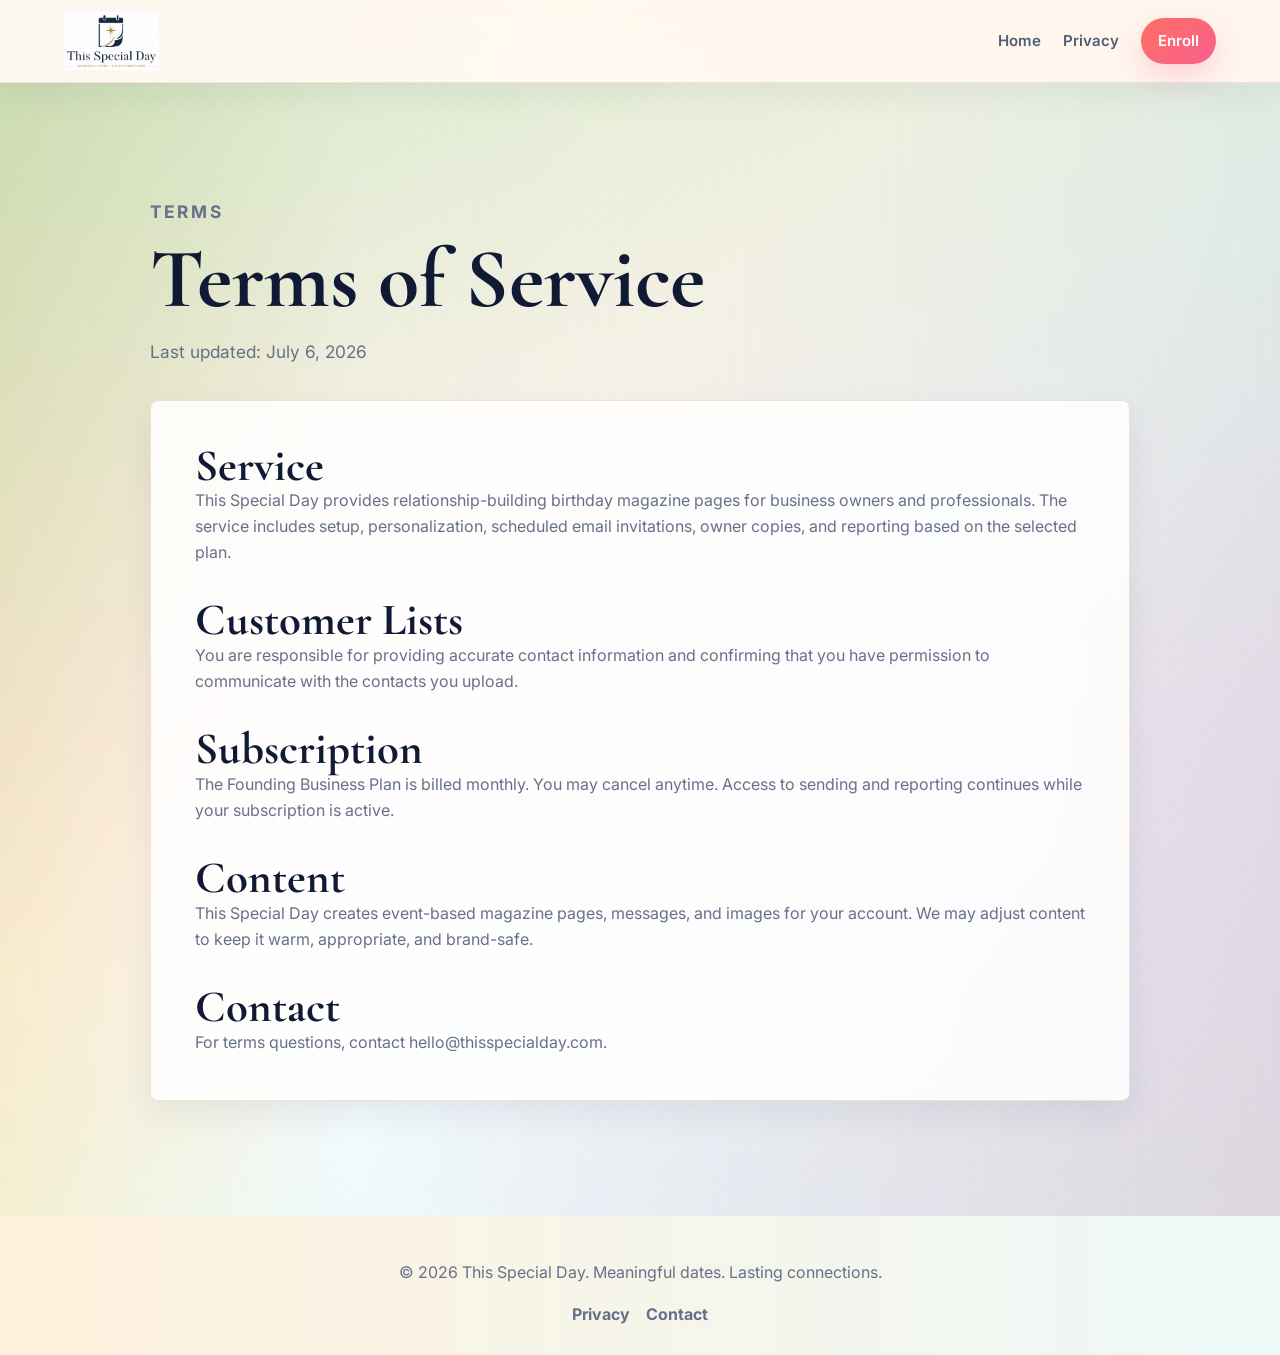
<file: terms.html>
<!doctype html>
<html lang="en">
  <head>
    <meta charset="utf-8">
    <meta name="viewport" content="width=device-width, initial-scale=1">
    <title>Terms | This Special Day</title>
    <meta name="description" content="Terms for This Special Day.">
    <link rel="preconnect" href="https://fonts.googleapis.com">
    <link rel="preconnect" href="https://fonts.gstatic.com" crossorigin>
    <link
      href="https://fonts.googleapis.com/css2?family=Cormorant+Garamond:wght@600;700&family=Inter:wght@400;500;600;700&display=swap"
      rel="stylesheet"
    >
    <link rel="stylesheet" href="styles.css">
  </head>
  <body>
    <header class="site-header">
      <a class="brand" href="index.html" aria-label="This Special Day home">
        <img src="assets/this-special-day-logo-cropped.png" alt="This Special Day">
      </a>
      <nav class="nav" aria-label="Main navigation">
        <a href="index.html">Home</a>
        <a href="privacy.html">Privacy</a>
        <a class="nav-button" href="https://buy.stripe.com/dRm28q0ENeK246P3Ea08g04">Enroll</a>
      </nav>
    </header>

    <main class="section section-band">
      <div class="legal-page">
        <div class="section-intro">
          <p class="eyebrow">Terms</p>
          <h1>Terms of Service</h1>
          <p>Last updated: July 6, 2026</p>
        </div>
        <div class="legal-card">
          <h2>Service</h2>
          <p>
            This Special Day provides relationship-building birthday magazine pages for
            business owners and professionals. The service includes setup, personalization,
            scheduled email invitations, owner copies, and reporting based on the selected plan.
          </p>

          <h2>Customer Lists</h2>
          <p>
            You are responsible for providing accurate contact information and confirming
            that you have permission to communicate with the contacts you upload.
          </p>

          <h2>Subscription</h2>
          <p>
            The Founding Business Plan is billed monthly. You may cancel anytime. Access
            to sending and reporting continues while your subscription is active.
          </p>

          <h2>Content</h2>
          <p>
            This Special Day creates event-based magazine pages, messages, and images for
            your account. We may adjust content to keep it warm, appropriate, and brand-safe.
          </p>

          <h2>Contact</h2>
          <p>
            For terms questions, contact <a href="mailto:hello@thisspecialday.com">hello@thisspecialday.com</a>.
          </p>
        </div>
      </div>
    </main>

    <footer>
      <p>&copy; 2026 This Special Day. Meaningful dates. Lasting connections.</p>
      <p class="footer-links">
        <a href="privacy.html">Privacy</a>
        <a href="contact.html">Contact</a>
      </p>
    </footer>
  </body>
</html>
</file>
<file: styles.css>
:root {
  --ink: #111a34;
  --muted: #667189;
  --gold: #d59b2d;
  --coral: #ff6f61;
  --teal: #18a7a2;
  --rose: #f75f8f;
  --sun: #ffd166;
  --sky: #7cc9ff;
  --mint: #dff8ef;
  --mist: #f7f8fb;
  --paper: #fffaf4;
  --line: #eadfd1;
  --shadow: 0 24px 70px rgba(17, 26, 52, 0.14);
  --shadow-strong: 0 32px 90px rgba(17, 26, 52, 0.22);
}

* {
  box-sizing: border-box;
}

html {
  scroll-behavior: smooth;
}

body {
  margin: 0;
  color: var(--ink);
  background:
    linear-gradient(180deg, rgba(255, 209, 102, 0.24), transparent 340px),
    linear-gradient(115deg, rgba(124, 201, 255, 0.2), transparent 34%),
    linear-gradient(250deg, rgba(247, 95, 143, 0.16), transparent 40%),
    var(--paper);
  font-family: "Inter", Arial, sans-serif;
  line-height: 1.6;
}

a {
  color: inherit;
  text-decoration: none;
}

.site-header {
  position: sticky;
  top: 0;
  z-index: 10;
  display: flex;
  align-items: center;
  justify-content: space-between;
  gap: 24px;
  padding: 12px clamp(20px, 5vw, 72px);
  background: rgba(255, 250, 244, 0.82);
  border-bottom: 1px solid rgba(234, 223, 209, 0.78);
  backdrop-filter: blur(18px);
  box-shadow: 0 12px 34px rgba(17, 26, 52, 0.06);
}

.brand img {
  display: block;
  width: auto;
  height: 58px;
  max-width: 178px;
}

.nav {
  display: flex;
  align-items: center;
  gap: 22px;
  color: #4f5d75;
  font-size: 0.94rem;
  font-weight: 600;
}

.nav a:hover {
  color: var(--coral);
}

.nav-button {
  padding: 11px 17px;
  color: white;
  background: linear-gradient(135deg, var(--coral), var(--rose));
  border-radius: 999px;
  box-shadow: 0 12px 28px rgba(247, 95, 143, 0.24);
}

.section,
.hero,
.start-section {
  padding: clamp(68px, 9vw, 116px) clamp(20px, 5vw, 72px);
}

.section-band {
  background:
    linear-gradient(135deg, rgba(24, 167, 162, 0.22), transparent 38%),
    linear-gradient(315deg, rgba(255, 111, 97, 0.2), transparent 42%),
    linear-gradient(90deg, rgba(255, 209, 102, 0.3), transparent 28%, rgba(124, 201, 255, 0.24)),
    linear-gradient(180deg, #fff6da, #fff0f3 58%, #effcff);
}

.hero {
  position: relative;
  display: grid;
  grid-template-columns: minmax(0, 960px);
  align-items: center;
  justify-content: center;
  gap: clamp(42px, 6vw, 76px);
  min-height: calc(100vh - 100px);
  padding-top: clamp(34px, 5vw, 58px);
  padding-bottom: clamp(42px, 6vw, 72px);
  overflow: hidden;
}

.hero::before,
.hero::after {
  content: "";
  position: absolute;
  pointer-events: none;
}

.hero::before {
  inset: 12px;
  opacity: 0.54;
  background:
    linear-gradient(90deg, transparent 0 12%, rgba(255, 111, 97, 0.58) 12% 13%, transparent 13% 31%, rgba(24, 167, 162, 0.48) 31% 32%, transparent 32% 54%, rgba(213, 155, 45, 0.5) 54% 55%, transparent 55% 78%, rgba(124, 201, 255, 0.44) 78% 79%, transparent 79%),
    linear-gradient(0deg, transparent 0 17%, rgba(124, 201, 255, 0.46) 17% 18%, transparent 18% 43%, rgba(247, 95, 143, 0.38) 43% 44%, transparent 44% 69%, rgba(255, 209, 102, 0.44) 69% 70%, transparent 70%);
  mask-image: linear-gradient(90deg, transparent, #000 16%, #000 84%, transparent);
}

.hero::after {
  right: clamp(16px, 5vw, 76px);
  bottom: clamp(16px, 4vw, 54px);
  width: 178px;
  height: 178px;
  background:
    conic-gradient(from 20deg, var(--sun), var(--coral), var(--rose), var(--teal), var(--sky), var(--sun));
  clip-path: polygon(50% 0, 59% 35%, 94% 21%, 68% 50%, 98% 68%, 61% 63%, 50% 100%, 39% 63%, 2% 68%, 32% 50%, 6% 21%, 41% 35%);
  opacity: 0.16;
}

.hero-copy {
  position: relative;
  z-index: 1;
  display: grid;
  justify-items: center;
  text-align: center;
}

.eyebrow {
  margin: 0 0 12px;
  color: #b06e11;
  font-size: 0.78rem;
  font-weight: 700;
  letter-spacing: 0.18em;
  text-transform: uppercase;
}

h1,
h2,
h3,
p {
  overflow-wrap: anywhere;
}

h1,
h2 {
  margin: 0;
  font-family: "Cormorant Garamond", Georgia, serif;
  font-weight: 700;
  line-height: 0.98;
}

h1 {
  max-width: 920px;
  font-size: clamp(3.35rem, 6.6vw, 6.2rem);
  letter-spacing: 0;
}

h2 {
  max-width: 820px;
  font-size: clamp(2.25rem, 5vw, 4.4rem);
}

h3 {
  margin: 0 0 10px;
  font-size: 1.08rem;
  line-height: 1.25;
}

.hero-lede,
.hero-text,
.section-intro p {
  max-width: 720px;
}

.hero-lede {
  margin: 24px 0 0;
  color: #17223d;
  font-size: clamp(1.18rem, 2vw, 1.55rem);
  font-weight: 700;
  line-height: 1.35;
}

.hero-text,
.section-intro p {
  color: var(--muted);
  font-size: 1.08rem;
}

.founding-note,
.price-note {
  display: inline-flex;
  max-width: 720px;
  margin: 18px 0 0;
  padding: 11px 15px;
  color: var(--ink);
  background: linear-gradient(135deg, rgba(255, 209, 102, 0.38), rgba(255, 111, 97, 0.12));
  border: 1px solid rgba(213, 155, 45, 0.36);
  border-radius: 999px;
  font-weight: 800;
  box-shadow: 0 12px 30px rgba(213, 155, 45, 0.14);
}

.price-note {
  margin-top: 18px;
}

.price-card .price-note {
  color: var(--ink);
  margin-top: 18px;
}

.hero-actions {
  display: flex;
  flex-wrap: wrap;
  justify-content: center;
  gap: 14px;
  margin-top: 34px;
}

.button {
  display: inline-flex;
  align-items: center;
  justify-content: center;
  min-height: 48px;
  padding: 14px 21px;
  border: 1px solid var(--ink);
  border-radius: 999px;
  font-weight: 700;
  transition: transform 160ms ease, box-shadow 160ms ease, border-color 160ms ease;
}

.button:hover {
  transform: translateY(-2px);
}

.button.primary {
  color: white;
  background: linear-gradient(135deg, var(--ink), #293b79 48%, var(--teal));
  border-color: transparent;
  box-shadow: 0 16px 34px rgba(17, 26, 52, 0.24);
}

.button.secondary {
  color: var(--ink);
  background: rgba(255, 255, 255, 0.78);
  border-color: rgba(17, 26, 52, 0.18);
  box-shadow: 0 14px 30px rgba(17, 26, 52, 0.08);
}

.mini-calendar {
  position: relative;
  z-index: 1;
  max-width: 220px;
  margin: 12px auto 22px;
  overflow: hidden;
  text-align: center;
  background: #fffaf0;
  border: 1px solid var(--line);
  border-radius: 8px;
}

.calendar-top {
  height: 48px;
  background: var(--ink);
}

.calendar-date {
  padding-top: 22px;
  font-family: "Cormorant Garamond", Georgia, serif;
  font-size: 4.8rem;
  font-weight: 700;
  line-height: 0.9;
}

.calendar-label {
  padding: 10px 18px 22px;
  color: var(--gold);
  font-size: 0.8rem;
  font-weight: 700;
  letter-spacing: 0.18em;
  text-transform: uppercase;
}

.message-card {
  position: relative;
  z-index: 1;
  max-width: 330px;
  margin: 0 auto;
  padding: 22px;
  color: var(--muted);
  background: var(--mist);
  border-radius: 8px;
}

.message-card p {
  margin: 0;
}

.message-card p + p {
  margin-top: 10px;
}

.status-dot {
  display: inline-block;
  width: 10px;
  height: 10px;
  margin-right: 8px;
  background: var(--teal);
  border-radius: 50%;
}

.message-title {
  display: inline;
  color: var(--ink);
  font-weight: 800;
}

.sparkline {
  position: relative;
  z-index: 1;
  display: flex;
  align-items: end;
  justify-content: center;
  gap: 9px;
  margin-top: 28px;
  height: 58px;
}

.sparkline span {
  width: 24px;
  background: linear-gradient(180deg, var(--coral), var(--gold));
  border-radius: 999px 999px 0 0;
}

.sparkline span:nth-child(1) { height: 28px; }
.sparkline span:nth-child(2) { height: 38px; }
.sparkline span:nth-child(3) { height: 52px; }
.sparkline span:nth-child(4) { height: 32px; }
.sparkline span:nth-child(5) { height: 46px; }

.section-intro {
  margin-bottom: 34px;
}

.centered-section .section-intro {
  display: grid;
  justify-items: center;
  max-width: 900px;
  margin-right: auto;
  margin-left: auto;
  text-align: center;
}

.centered-section .section-intro h2,
.centered-section .section-intro p {
  margin-right: auto;
  margin-left: auto;
}

.feature-grid,
.steps,
.pricing-grid,
.include-grid {
  display: grid;
  grid-template-columns: repeat(3, minmax(0, 1fr));
  gap: 18px;
}

.feature-grid article,
.steps article,
.price-card,
.email-preview,
.benefits-list div,
.faq details,
.include-grid div,
.legal-card,
.contact-card {
  background: rgba(255, 255, 255, 0.86);
  border: 1px solid rgba(234, 223, 209, 0.9);
  border-radius: 8px;
  box-shadow: 0 14px 34px rgba(17, 26, 52, 0.07);
  backdrop-filter: blur(10px);
}

.section:not(.section-band):not(.faq) {
  background:
    linear-gradient(120deg, rgba(255, 209, 102, 0.16), transparent 28%),
    linear-gradient(300deg, rgba(124, 201, 255, 0.14), transparent 34%),
    rgba(255, 250, 244, 0.46);
}

.feature-grid article,
.steps article,
.price-card,
.include-grid div {
  padding: 26px;
}

.feature-grid p,
.steps p,
.price-card p,
.benefits-list p,
.faq p,
.legal-card p,
.contact-card p {
  margin: 0;
  color: var(--muted);
}

.section-intro p + p {
  margin-top: 14px;
}

.steps span {
  display: inline-flex;
  align-items: center;
  justify-content: center;
  width: 38px;
  height: 38px;
  margin-bottom: 18px;
  color: white;
  background: linear-gradient(135deg, var(--coral), var(--gold));
  border-radius: 50%;
  font-weight: 800;
  box-shadow: 0 10px 22px rgba(255, 111, 97, 0.22);
}

.steps-six {
  grid-template-columns: repeat(3, minmax(0, 1fr));
}

.centered-section .steps article,
.centered-section .benefits-list div {
  text-align: center;
}

.audience-strip {
  display: flex;
  flex-wrap: wrap;
  justify-content: center;
  gap: 10px;
  max-width: 980px;
  margin-right: auto;
  margin-left: auto;
  text-align: center;
}

.audience-strip span {
  padding: 9px 13px;
  color: var(--ink);
  background: linear-gradient(135deg, white, rgba(255, 209, 102, 0.18));
  border: 1px solid rgba(234, 223, 209, 0.9);
  border-radius: 999px;
  font-size: 0.9rem;
  font-weight: 700;
}

.include-grid {
  grid-template-columns: repeat(4, minmax(0, 1fr));
}

.include-grid div {
  position: relative;
  color: var(--ink);
  font-weight: 800;
  padding-left: 46px;
  text-align: left;
}

.include-grid div::before {
  content: "";
  position: absolute;
  left: 22px;
  top: 30px;
  width: 12px;
  height: 12px;
  background: linear-gradient(135deg, var(--coral), var(--sun));
  clip-path: polygon(50% 0, 63% 35%, 100% 35%, 70% 57%, 82% 100%, 50% 73%, 18% 100%, 30% 57%, 0 35%, 37% 35%);
}

.sample-section {
  display: grid;
  grid-template-columns: minmax(0, 900px);
  justify-content: center;
  text-align: center;
}

.email-preview {
  padding: 0 28px 28px;
  overflow: hidden;
  box-shadow: var(--shadow);
}

.sample-request {
  margin-top: 28px;
  padding: 24px;
  background: rgba(255, 255, 255, 0.88);
  border: 1px solid rgba(234, 223, 209, 0.9);
  border-radius: 8px;
  box-shadow: 0 14px 34px rgba(17, 26, 52, 0.07);
}

.sample-request h3 {
  margin-bottom: 8px;
  font-size: 1.3rem;
}

.sample-request form {
  display: grid;
  grid-template-columns: minmax(180px, 1.3fr) minmax(130px, 0.8fr) minmax(110px, 0.6fr);
  gap: 12px;
  margin-top: 18px;
}

.hidden-field {
  display: none;
}

.sample-request label {
  display: grid;
  gap: 7px;
  color: var(--ink);
  font-size: 0.86rem;
  font-weight: 800;
  text-align: left;
}

.sample-request input,
.sample-request select {
  width: 100%;
  min-height: 46px;
  padding: 11px 13px;
  color: var(--ink);
  background: white;
  border: 1px solid rgba(17, 26, 52, 0.16);
  border-radius: 8px;
  font: inherit;
}

.sample-request button {
  grid-column: 1 / -1;
  justify-self: start;
  cursor: pointer;
}

.email-bar {
  display: flex;
  gap: 8px;
  margin: 0 -28px 28px;
  padding: 16px 22px;
  background: linear-gradient(90deg, var(--ink), #25376d, var(--teal));
}

.email-bar span {
  width: 10px;
  height: 10px;
  background: white;
  border-radius: 50%;
  opacity: 0.72;
}

.email-meta {
  color: #af6e0e;
  font-size: 0.86rem;
  font-weight: 700;
}

.sample-image {
  display: grid;
  min-height: 190px;
  margin-bottom: 24px;
  padding: 28px;
  place-content: center;
  text-align: center;
  color: white;
  background:
    linear-gradient(135deg, rgba(17, 26, 52, 0.88), rgba(24, 167, 162, 0.68)),
    linear-gradient(45deg, var(--coral), var(--rose), var(--sun));
  border-radius: 8px;
  box-shadow: inset 0 0 0 1px rgba(255, 255, 255, 0.24);
}

.sample-image span {
  color: #f2d28b;
  font-weight: 800;
  letter-spacing: 0.14em;
  text-transform: uppercase;
}

.sample-image strong {
  margin-top: 10px;
  font-family: "Cormorant Garamond", Georgia, serif;
  font-size: clamp(2rem, 4vw, 3.2rem);
  line-height: 1;
}

.email-signoff {
  color: var(--ink);
  font-weight: 700;
}

.benefits-list {
  display: grid;
  grid-template-columns: repeat(4, minmax(0, 1fr));
  gap: 16px;
}

.benefits-list div {
  padding: 24px;
}

.plan {
  color: #af6e0e;
  font-weight: 800;
  text-transform: uppercase;
}

.price-card h3 {
  margin-bottom: 14px;
  font-family: "Cormorant Garamond", Georgia, serif;
  font-size: 2.6rem;
}

.price-card h3 span {
  color: var(--muted);
  font-family: "Inter", Arial, sans-serif;
  font-size: 0.95rem;
}

.price-card ul {
  padding-left: 20px;
  margin: 22px 0 0;
  color: var(--muted);
}

.featured {
  border-color: rgba(213, 155, 45, 0.62);
  box-shadow: 0 24px 66px rgba(213, 155, 45, 0.18);
}

.single-price {
  max-width: 760px;
  margin-right: auto;
  margin-left: auto;
}

.pricing.centered-section .price-card {
  text-align: center;
}

.pricing.centered-section .price-card ul {
  display: inline-block;
  text-align: left;
}

.price-button {
  margin-top: 26px;
}

.legal-page,
.contact-page {
  max-width: 980px;
  margin: 0 auto;
}

.legal-card,
.contact-card {
  padding: clamp(26px, 5vw, 44px);
}

.legal-card h2,
.contact-card h2 {
  margin-top: 34px;
  font-size: clamp(1.8rem, 4vw, 2.8rem);
}

.legal-card h2:first-child,
.contact-card h2:first-child {
  margin-top: 0;
}

.legal-card ul,
.contact-card ul {
  color: var(--muted);
}

.faq {
  max-width: 980px;
  margin: 0 auto;
}

.faq details {
  padding: 20px 24px;
  margin-bottom: 12px;
}

.faq summary {
  cursor: pointer;
  font-weight: 800;
}

.faq summary::marker {
  color: var(--coral);
}

.start-section {
  text-align: center;
  background:
    linear-gradient(135deg, rgba(255, 111, 97, 0.24), transparent 34%),
    linear-gradient(315deg, rgba(24, 167, 162, 0.34), transparent 42%),
    var(--ink);
  color: white;
}

.start-section img {
  width: min(310px, 72vw);
  height: auto;
  margin-bottom: 22px;
  padding: 16px;
  background: white;
  border-radius: 8px;
}

.start-section h2 {
  margin: 0 auto;
}

.start-section p {
  max-width: 660px;
  margin: 20px auto 30px;
  color: rgba(255, 255, 255, 0.78);
}

.start-section .button {
  color: var(--ink);
  background: linear-gradient(135deg, white, #fff2c4);
  border-color: white;
}

footer {
  padding: 28px 20px;
  text-align: center;
  color: var(--muted);
  background: linear-gradient(90deg, #fff2dd, #edf8f7);
}

.footer-links {
  display: flex;
  flex-wrap: wrap;
  justify-content: center;
  gap: 16px;
  margin: 10px 0 0;
  font-weight: 700;
}

@media (max-width: 900px) {
  .site-header {
    position: static;
    align-items: flex-start;
    flex-direction: column;
  }

  .nav {
    flex-wrap: wrap;
  }

  .hero,
  .sample-section {
    grid-template-columns: 1fr;
  }

  .hero {
    min-height: auto;
  }

  .feature-grid,
  .steps,
  .pricing-grid,
  .benefits-list,
  .include-grid {
    grid-template-columns: 1fr 1fr;
  }
}

@media (max-width: 620px) {
  .site-header {
    align-items: center;
    flex-direction: row;
    padding: 12px 18px;
  }

  .brand img {
    height: 44px;
    max-width: 148px;
  }

  .nav {
    gap: 0;
    font-size: 0.88rem;
  }

  .nav a:not(.nav-button) {
    display: none;
  }

  .nav-button {
    padding: 9px 14px;
  }

  .section,
  .hero,
  .start-section {
    padding-inline: 18px;
  }

  .hero {
    grid-template-columns: 1fr;
    padding-top: 30px;
    padding-bottom: 30px;
  }

  h1 {
    font-size: 2.35rem;
  }

  .hero-lede,
  .hero-text {
    font-size: 1rem;
  }

  .founding-note {
    display: flex;
    font-size: 0.94rem;
  }

  .hero-actions,
  .button {
    width: 100%;
  }

  .sample-request form {
    grid-template-columns: 1fr;
  }

  .sample-request button {
    justify-self: stretch;
  }

  .hero-lede {
    margin-top: 16px;
  }

  .hero-actions {
    margin-top: 22px;
  }

  .feature-grid,
  .steps,
  .pricing-grid,
  .benefits-list,
  .include-grid {
    grid-template-columns: 1fr;
  }

  .calendar-date {
    font-size: 4.8rem;
  }
}
</file>
